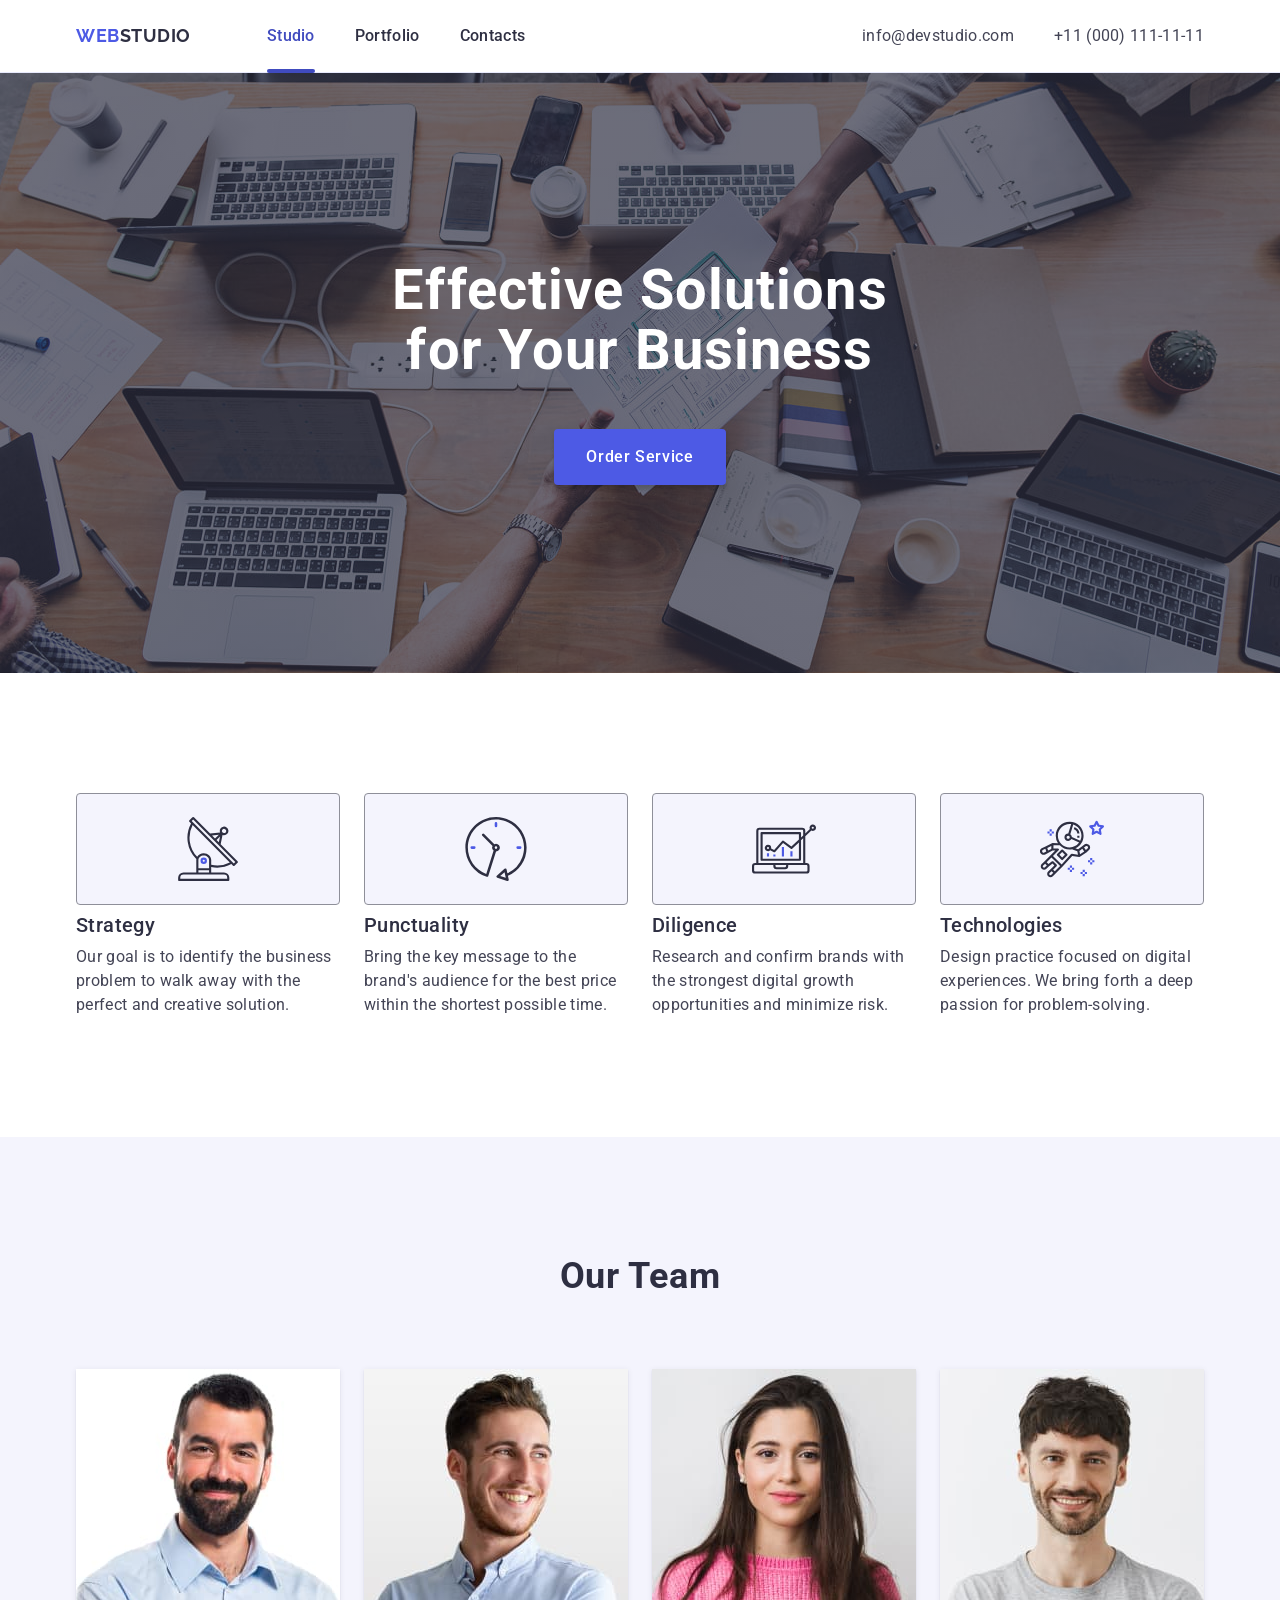
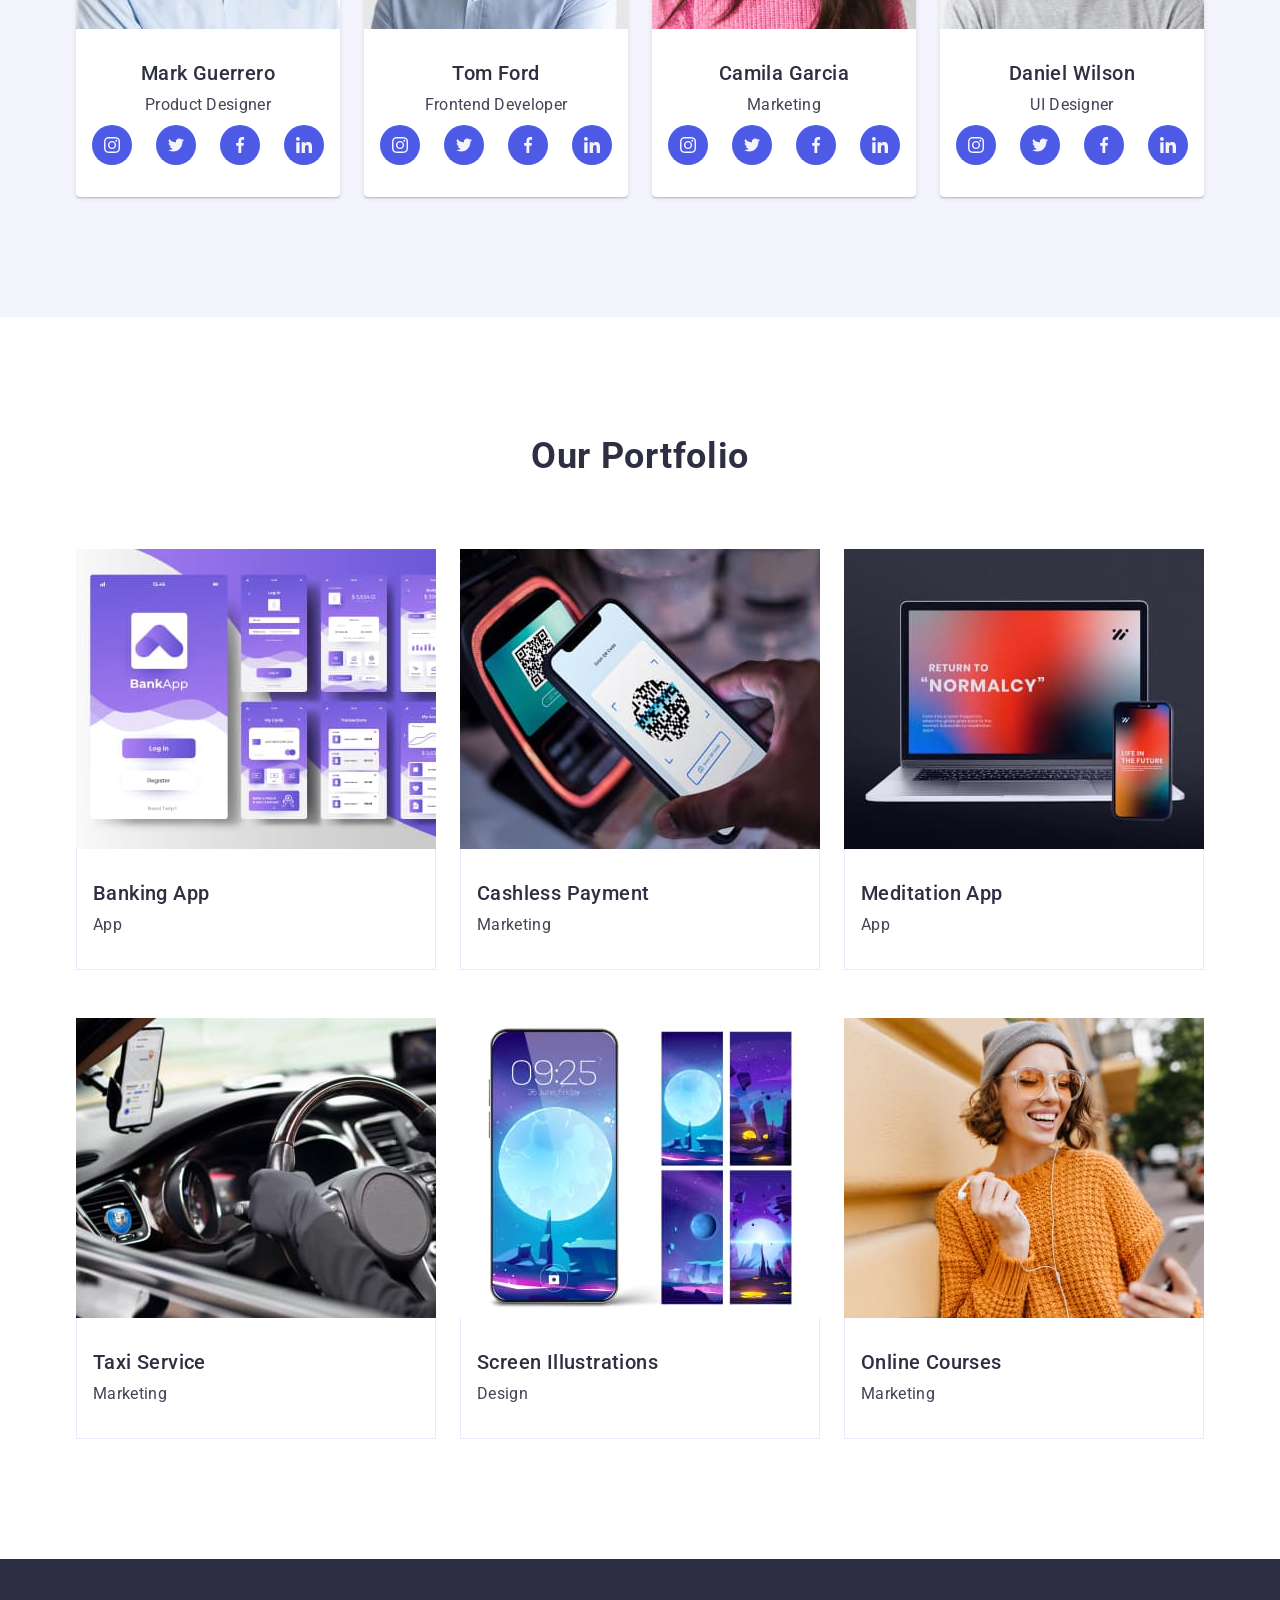
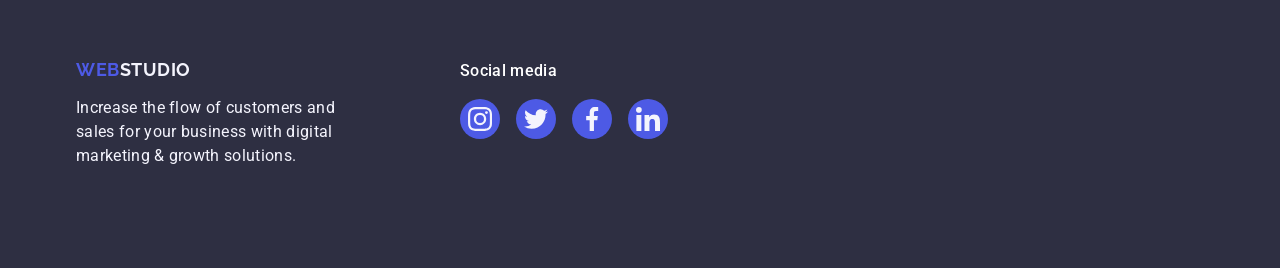
<file: index.html>
<!DOCTYPE html>
<html lang="en">

<head>
    <meta charset="UTF-8">
    <meta http-equiv="X-UA-Compatible" content="IE=edge">
    <meta name="viewport" content="width=device-width, initial-scale=1.0">
    <title>WebStudio</title>
    <link rel="preconnect" href="https://fonts.googleapis.com">
    <link rel="preconnect" href="https://fonts.gstatic.com" crossorigin>
    <link href="https://fonts.googleapis.com/css2?family=Raleway:wght@700&family=Roboto:wght@400;500;700&display=swap"
        rel="stylesheet">
    <link rel="stylesheet"
        href="https://cdnjs.cloudflare.com/ajax/libs/modern-normalize/2.0.0/modern-normalize.min.css">
    <link rel="stylesheet" href="./css/styles.css">
</head>

<body>
    <header class="page-header">
        <div class="header-nav container">
            <nav class="menu">
                <a class="logo link" href="./index.html">Web<span class="logo-short">Studio</span></a>
                <ul class="nav-menu list">
                    <li class="menu-item">
                        <a class="menu-link current link" href="./index.html">Studio</a>
                    </li>
                    <li class="menu-item">
                        <a class="menu-link link" href="">Portfolio</a>
                    </li>
                    <li class="menu-item">
                        <a class="menu-link link" href="">Contacts</a>
                    </li>
                </ul>
            </nav>
            <address class="page-address">
                <ul class="page-address-list list">
                    <li class="page-address-item">
                        <a class="page-address-link link" href="mailto:info@devstudio.com">info@devstudio.com</a>
                    </li>
                    <li class="page-address-item">
                        <a class="page-address-link link" href="tel:+110001111111">+11 (000) 111-11-11</a>
                    </li>
                </ul>
            </address>
        </div>
    </header>
    <main>
        <!-- HERO -->
        <section class="hero">
            <div class="container">
                <h1 class="hero-title">Effective Solutions
                    for Your Business</h1>
                <button class="hero-btn" type="button">Order Service</button>
            </div>
        </section>
        <!-- BENEFITS -->
        <section class="benefits section">
            <div class="container">
                <h2 class="benefits-title visually-hidden">Benefits</h2>
                <ul class="benefits-list list">
                    <li class="benefits-item">
                        <div class="benefits-icon-box">
                            <svg class="benefits-icon" width="64" height="64">
                                <use href="./images/icons.svg#icon-antenna-1"></use>
                            </svg>
                        </div>
                        <h3 class="benefits-item-title">Strategy</h3>
                        <p class="benefits-item-text">Our goal is to identify the business
                            problem to walk away with the perfect and creative solution.</p>
                    </li>
                    <li class="benefits-item">
                        <div class="benefits-icon-box">
                            <svg class="benefits-icon" width="64" height="64">
                                <use href="./images/icons.svg#icon-clock-1"></use>
                            </svg>
                        </div>
                        <h3 class="benefits-item-title">Punctuality</h3>
                        <p class="benefits-item-text">Bring the key message to the brand's audience for the best price
                            within the shortest possible time.</p>
                    </li>
                    <li class="benefits-item">
                        <div class="benefits-icon-box">
                            <svg class="benefits-icon" width="64" height="64">
                                <use href="./images/icons.svg#icon-diagram-1"></use>
                            </svg>
                        </div>
                        <h3 class="benefits-item-title">Diligence</h3>
                        <p class="benefits-item-text">Research and confirm brands with the strongest digital growth
                            opportunities and minimize risk.</p>
                    </li>
                    <li class="benefits-item">
                        <div class="benefits-icon-box">
                            <svg class="benefits-icon" width="64" height="64">
                                <use href="./images/icons.svg#icon-astronaut-1"></use>
                            </svg>
                        </div>
                        <h3 class="benefits-item-title">Technologies</h3>
                        <p class="benefits-item-text">Design practice focused on digital experiences. We bring forth a
                            deep passion for problem-solving.</p>
                    </li>
                </ul>
            </div>
        </section>
        <!-- Our Team -->
        <section class="our-team section">
            <div class="container">
                <h2 class="our-team-title">Our Team</h2>
                <ul class="our-team-list list">
                    <li class="our-team-item">
                        <img class="our-team-item-img" src="./images/img-3.jpg" alt="Team member" width="264"
                            height="260">
                        <div class="team-person">
                            <h3 class="our-team-item-title">Mark Guerrero</h3>
                            <p class="our-team-item-text">Product Designer</p>
                            <ul class="icon-list">
                                <li class="icon-item">
                                    <a class="icon-media-link" href="">
                                        <svg class="icon-media" width="16" height="16">
                                            <use href="./images/icons.svg#icon-instagram-2"></use>
                                        </svg>
                                    </a>
                                </li>
                                <li class="icon-item">
                                    <a class="icon-media-link" href="">
                                        <svg class="icon-media" width="16" height="16">
                                            <use href="./images/icons.svg#icon-twitter-1"></use>
                                        </svg>
                                    </a>
                                </li>
                                <li class="icon-item">
                                    <a class="icon-media-link" href="">
                                        <svg class="icon-media" width="16" height="16">
                                            <use href="./images/icons.svg#icon-facebook-1"></use>
                                        </svg>
                                    </a>
                                </li>
                                <li class="icon-item">
                                    <a class="icon-media-link" href="">
                                        <svg class="icon-media" width="16" height="16">
                                            <use href="./images/icons.svg#icon-linkedin-1"></use>
                                        </svg>
                                    </a>
                                </li>
                            </ul>
                        </div>
                    </li>
                    <li class="our-team-item">
                        <img class="our-team-item-img" src="./images/img-2.jpg" alt="Team member" width="264"
                            height="260">
                        <div class="team-person">
                            <h3 class="our-team-item-title">Tom Ford</h3>
                            <p class="our-team-item-text">Frontend Developer</p>
                            <ul class="icon-list">
                                <li class="icon-item">
                                    <a class="icon-media-link" href="">
                                        <svg class="icon-media" width="16" height="16">
                                            <use href="./images/icons.svg#icon-instagram-2"></use>
                                        </svg>
                                    </a>
                                </li>
                                <li class="icon-item">
                                    <a class="icon-media-link" href="">
                                        <svg class="icon-media" width="16" height="16">
                                            <use href="./images/icons.svg#icon-twitter-1"></use>
                                        </svg>
                                    </a>
                                </li>
                                <li class="icon-item">
                                    <a class="icon-media-link" href="">
                                        <svg class="icon-media" width="16" height="16">
                                            <use href="./images/icons.svg#icon-facebook-1"></use>
                                        </svg>
                                    </a>
                                </li>
                                <li class="icon-item">
                                    <a class="icon-media-link" href="">
                                        <svg class="icon-media" width="16" height="16">
                                            <use href="./images/icons.svg#icon-linkedin-1"></use>
                                        </svg>
                                    </a>
                                </li>
                            </ul>
                        </div>
                    </li>
                    <li class="our-team-item">
                        <img class="our-team-item-img" src="./images/img-1.jpg" alt="Team member" width="264"
                            height="260">
                        <div class="team-person">
                            <h3 class="our-team-item-title">Camila Garcia</h3>
                            <p class="our-team-item-text">Marketing</p>
                            <ul class="icon-list">
                                <li class="icon-item">
                                    <a class="icon-media-link" href="">
                                        <svg class="icon-media" width="16" height="16">
                                            <use href="./images/icons.svg#icon-instagram-2"></use>
                                        </svg>
                                    </a>
                                </li>
                                <li class="icon-item">
                                    <a class="icon-media-link" href="">
                                        <svg class="icon-media" width="16" height="16">
                                            <use href="./images/icons.svg#icon-twitter-1"></use>
                                        </svg>
                                    </a>
                                </li>
                                <li class="icon-item">
                                    <a class="icon-media-link" href="">
                                        <svg class="icon-media" width="16" height="16">
                                            <use href="./images/icons.svg#icon-facebook-1"></use>
                                        </svg>
                                    </a>
                                </li>
                                <li class="icon-item">
                                    <a class="icon-media-link" href="">
                                        <svg class="icon-media" width="16" height="16">
                                            <use href="./images/icons.svg#icon-linkedin-1"></use>
                                        </svg>
                                    </a>
                                </li>
                            </ul>
                        </div>
                    </li>
                    <li class="our-team-item">
                        <img class="our-team-item-img" src="./images/img.jpg" alt="Team member" width="264"
                            height="260">
                        <div class="team-person">
                            <h3 class="our-team-item-title">Daniel Wilson</h3>
                            <p class="our-team-item-text">UI Designer</p>
                            <ul class="icon-list">
                                <li class="icon-item">
                                    <a class="icon-media-link" href="">
                                        <svg class="icon-media" width="16" height="16">
                                            <use href="./images/icons.svg#icon-instagram-2"></use>
                                        </svg>
                                    </a>
                                </li>
                                <li class="icon-item">
                                    <a class="icon-media-link" href="">
                                        <svg class="icon-media" width="16" height="16">
                                            <use href="./images/icons.svg#icon-twitter-1"></use>
                                        </svg>
                                    </a>
                                </li>
                                <li class="icon-item">
                                    <a class="icon-media-link" href="">
                                        <svg class="icon-media" width="16" height="16">
                                            <use href="./images/icons.svg#icon-facebook-1"></use>
                                        </svg>
                                    </a>
                                </li>
                                <li class="icon-item">
                                    <a class="icon-media-link" href="">
                                        <svg class="icon-media" width="16" height="16">
                                            <use href="./images/icons.svg#icon-linkedin-1"></use>
                                        </svg>
                                    </a>
                                </li>
                            </ul>
                        </div>
                    </li>
                </ul>
            </div>
        </section>

        <!-- Our portfolio -->
        <section class="portfolio section">
            <div class="container">
                <h2 class="portfolio-title">Our Portfolio</h2>
                <ul class="portfolio-list list">
                    <li class="portfolio-item">
                        <div class="portfolio-cover">
                            <img class="portfolio-item-img" src="./images/Portfolio/img-51.jpg" alt="Banking App"
                                width="360" height="300">
                            <p class="portfolio-cover-text">14 Stylish and User-Friendly App Design Concepts · Task
                                Manager App · Calorie Tracker App · Exotic Fruit Ecommerce App ·
                                Cloud Storage App</p>
                        </div>
                        <div class="portfolio-card">
                            <h3 class="portfolio-item-title">Banking App</h3>
                            <p class="portfolio-item-text">App</p>
                        </div>

                    </li>
                    <li class="portfolio-item">
                        <div class="portfolio-cover">
                            <img class="portfolio-item-img" src="./images/Portfolio/img-41.jpg" alt="Cashless Payment"
                                width="360" height="300">
                            <p class="portfolio-cover-text">14 Stylish and User-Friendly App Design Concepts · Task
                                Manager App · Calorie Tracker App · Exotic Fruit Ecommerce App ·
                                Cloud Storage App</p>
                        </div>
                        <div class="portfolio-card">
                            <h3 class="portfolio-item-title">Cashless Payment</h3>
                            <p class="portfolio-item-text">Marketing</p>
                        </div>
                    </li>
                    <li class="portfolio-item">
                        <div class="portfolio-cover">
                            <img class="portfolio-item-img" src="./images/Portfolio/img-31.jpg" alt="Meditation App"
                                width="360" height="300">
                            <p class="portfolio-cover-text">14 Stylish and User-Friendly App Design Concepts · Task
                                Manager App · Calorie Tracker App · Exotic Fruit Ecommerce App ·
                                Cloud Storage App</p>
                        </div>
                        <div class="portfolio-card">
                            <h3 class="portfolio-item-title">Meditation App</h3>
                            <p class="portfolio-item-text">App</p>
                        </div>
                    </li>
                    <li class="portfolio-item">
                        <div class="portfolio-cover">
                            <img class="portfolio-item-img" src="./images/Portfolio/img-21.jpg" alt="Taxi Service"
                                width="360" height="300">
                            <p class="portfolio-cover-text">14 Stylish and User-Friendly App Design Concepts · Task
                                Manager App · Calorie Tracker App · Exotic Fruit Ecommerce App ·
                                Cloud Storage App</p>
                        </div>
                        <div class="portfolio-card">
                            <h3 class="portfolio-item-title">Taxi Service</h3>
                            <p class="portfolio-item-text">Marketing</p>
                        </div>
                    </li>
                    <li class="portfolio-item">
                        <div class="portfolio-cover">
                            <img class="portfolio-item-img" src="./images/Portfolio/img-11.jpg"
                                alt="Screen Illustrations" width="360" height="300">
                            <p class="portfolio-cover-text">14 Stylish and User-Friendly App Design Concepts · Task
                                Manager App · Calorie Tracker App · Exotic Fruit Ecommerce App ·
                                Cloud Storage App</p>
                        </div>
                        <div class="portfolio-card">
                            <h3 class="portfolio-item-title">Screen Illustrations</h3>
                            <p class="portfolio-item-text">Design</p>
                        </div>
                    </li>
                    <li class="portfolio-item">
                        <div class="portfolio-cover">
                            <img class="portfolio-item-img" src="./images/Portfolio/img-01.jpg" alt="Online Courses"
                                width="360" height="300">
                            <p class="portfolio-cover-text">14 Stylish and User-Friendly App Design Concepts · Task
                                Manager App · Calorie Tracker App · Exotic Fruit Ecommerce App ·
                                Cloud Storage App</p>
                        </div>
                        <div class="portfolio-card">
                            <h3 class="portfolio-item-title">Online Courses</h3>
                            <p class="portfolio-item-text">Marketing</p>
                        </div>
                    </li>
                </ul>
            </div>
        </section>

    </main>
    <footer class="footer">
        <div class="container-div container">
            <div class="logo-box">
                <a class="logo-foot link" href="./index.html">Web<span class="logo-footer">Studio</span></a>
                <p class="footer-text">Increase the flow of customers and sales for your business with digital marketing
                    &
                    growth solutions.</p>
            </div>
            <div class="">
                <p class="footer-media">Social media</p>
                <ul class="list-footer">
                    <li class="icon-item">
                        <a class="icon-media-link media-footer" href="">
                            <svg class="icon-media" width="24" height="24">
                                <use href="./images/icons.svg#icon-instagram-2"></use>
                            </svg>
                        </a>
                    </li>
                    <li class="icon-item">
                        <a class="icon-media-link media-footer" href="">
                            <svg class="icon-media" width="24" height="24">
                                <use href="./images/icons.svg#icon-twitter-1"></use>
                            </svg>
                        </a>
                    </li>
                    <li class="icon-item">
                        <a class="icon-media-link media-footer" href="">
                            <svg class="icon-media" width="24" height="24">
                                <use href="./images/icons.svg#icon-facebook-1"></use>
                            </svg>
                        </a>
                    </li>
                    <li class="icon-item">
                        <a class="icon-media-link media-footer" href="">
                            <svg class="icon-media" width="24" height="24">
                                <use href="./images/icons.svg#icon-linkedin-1"></use>
                            </svg>
                        </a>
                    </li>
                </ul>
            </div>
        </div>
    </footer>
</body>

</html>
</file>
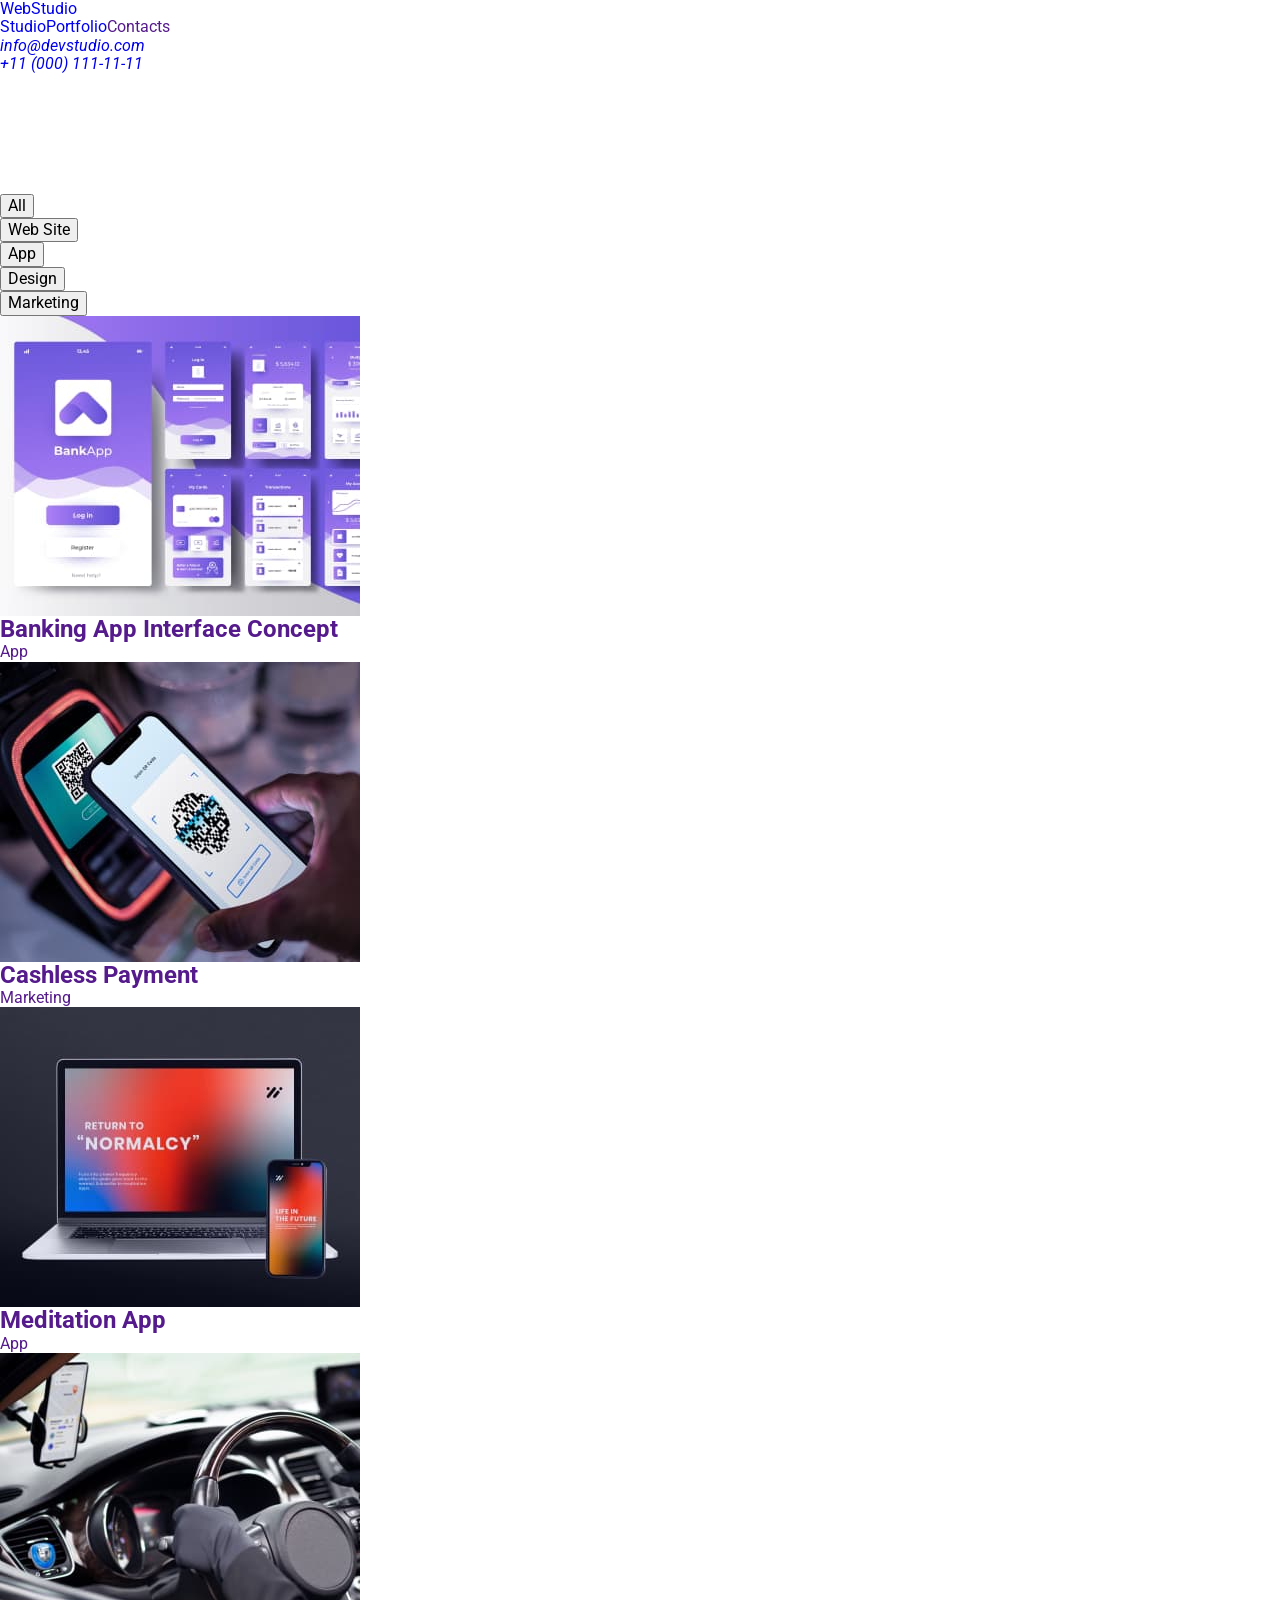
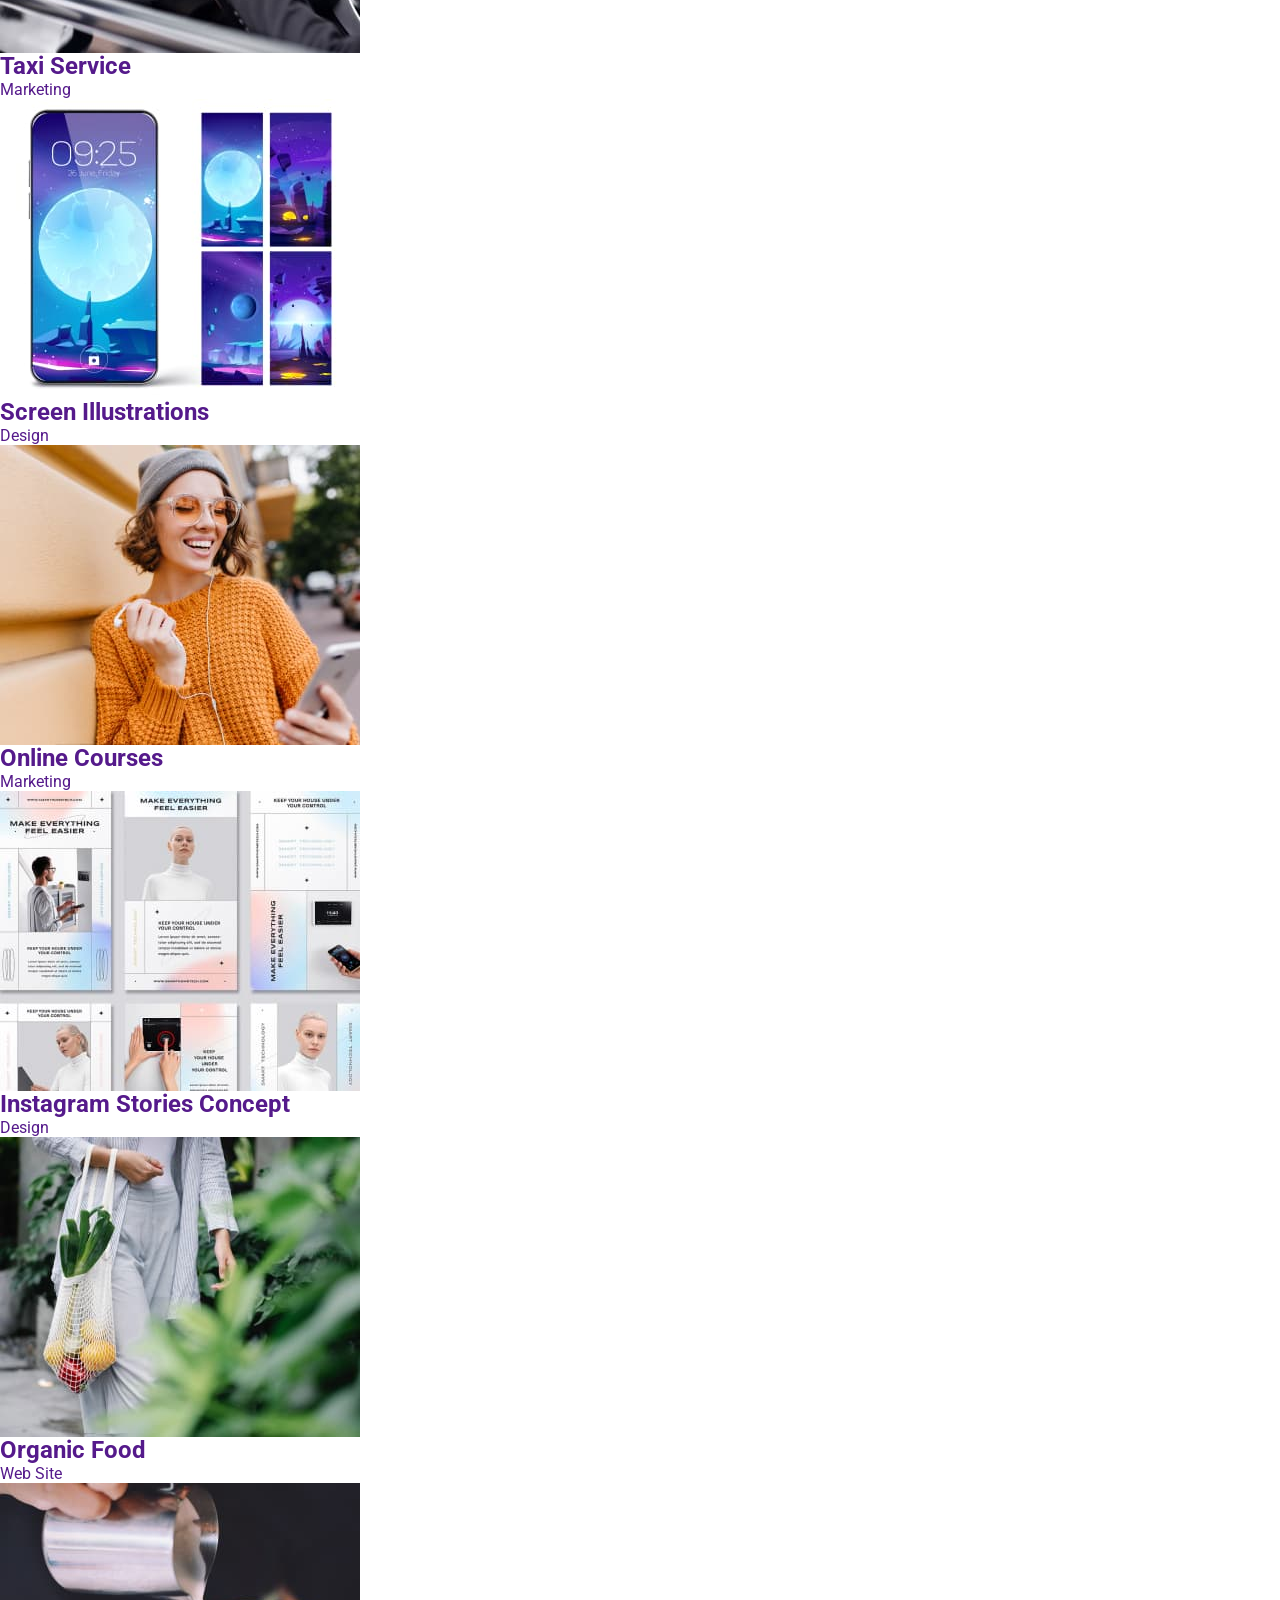
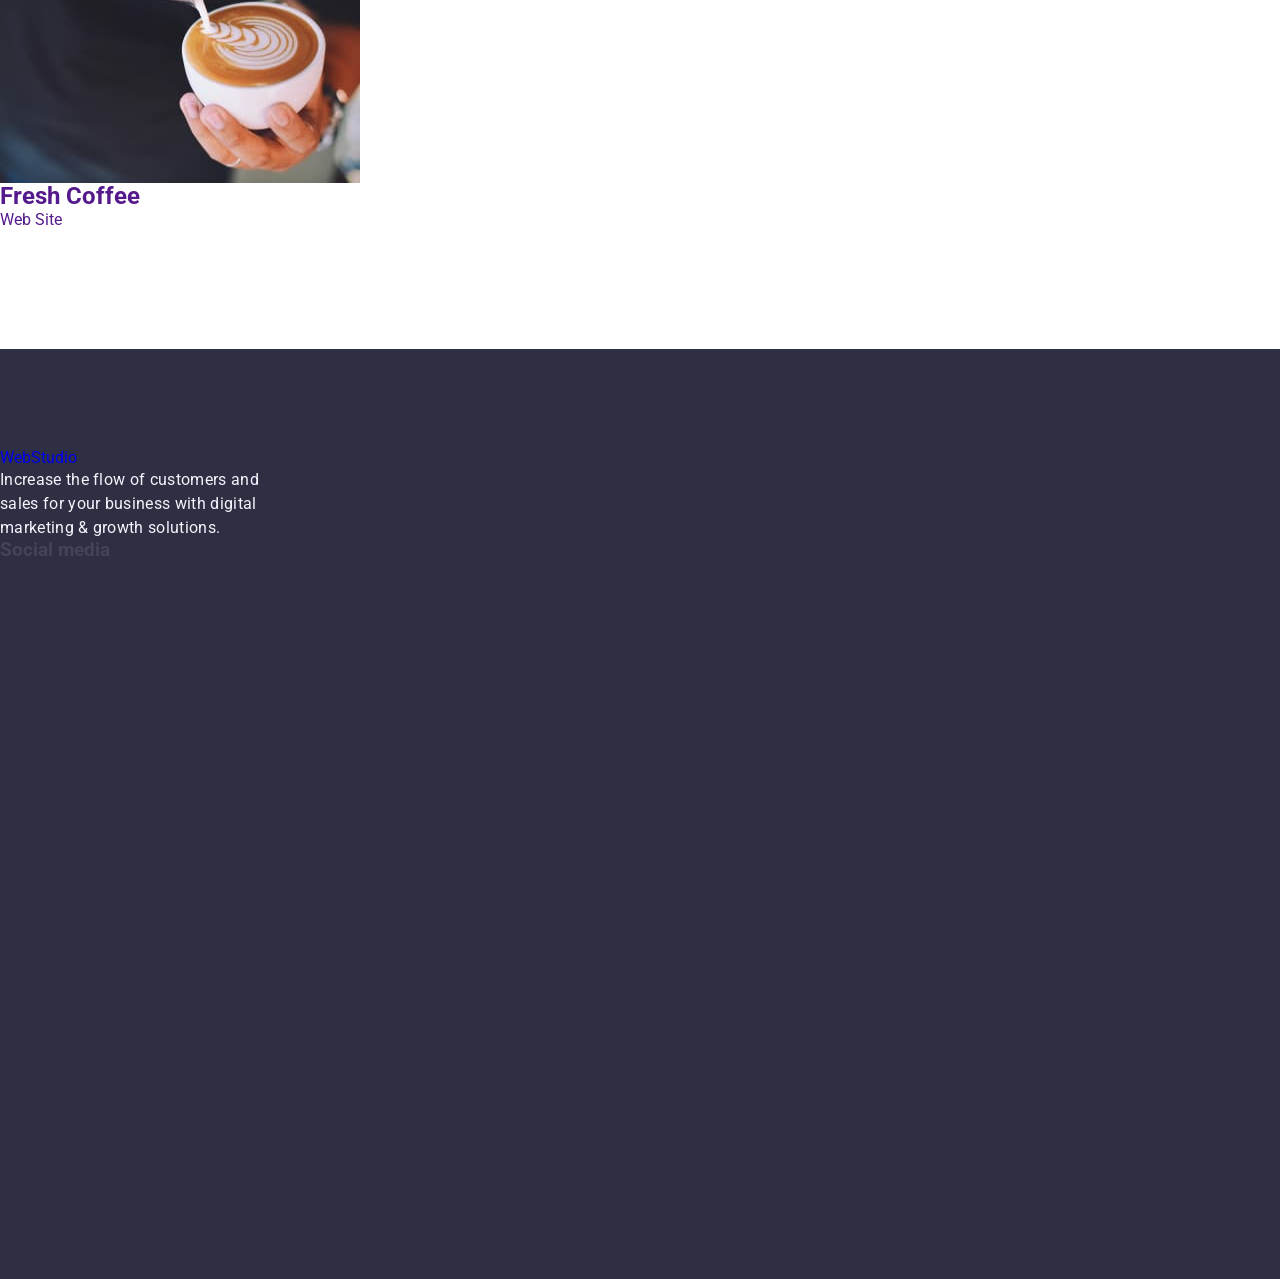
<file: portfolio.html>
<!DOCTYPE html>
<html lang="en">

<head>
    <meta charset="UTF-8">
    <meta http-equiv="X-UA-Compatible" content="IE=edge">
    <meta name="viewport" content="width=device-width, initial-scale=1.0">
    <title>WebStudio</title>
    <link rel="preconnect" href="https://fonts.googleapis.com">
    <link rel="preconnect" href="https://fonts.gstatic.com" crossorigin>
    <link
        href="https://fonts.googleapis.com/css2?family=Montserrat:wght@400;700&family=Raleway:wght@800&family=Roboto:wght@400;500;700;900&display=swap"
        rel="stylesheet">
    <link rel="stylesheet" href="https://cdnjs.cloudflare.com/ajax/libs/modern-normalize/1.1.0/modern-normalize.min.css"
        integrity="sha512-wpPYUAdjBVSE4KJnH1VR1HeZfpl1ub8YT/NKx4PuQ5NmX2tKuGu6U/JRp5y+Y8XG2tV+wKQpNHVUX03MfMFn9Q=="
        crossorigin="anonymous" referrerpolicy="no-referrer" />
    <link rel="stylesheet" href="./css/styles.css">
</head>

<body>
    <header class="header">
        <div class="conteiner header-container">
            <nav class="header-all">
                <a href="./index.html" class="header-logo link">Web<span class="header-logo-studio">Studio</span></a>
                <ul class="header-nav list">
                    <li><a href="./index.html" class="nav link">Studio</a></li>
                    <li><a href="./portfolio.html" class="nav link">Portfolio</a></li>
                    <li><a href="" class="nav link">Contacts</a></li>
                </ul>
            </nav>
            <address class="address">
                <ul class="address-list list">
                    <li><a href="mailto:info@devstudio.com" class="header-address link">info@devstudio.com</a></li>
                    <li><a href="tel:+110001111111" class="header-address link">+11 (000) 111-11-11</a></li>
                </ul>
            </address>
        </div>
    </header>
    <main>
        <section class="portfolio section">
            <div class="conteiner">
                <h1 hidden>Portfolio</h1>
                <ul class="filter-list list">
                    <li class="filter-item">
                        <button type="button" class="filter-btn">All</button>
                    </li>
                    <li class="filter-item">
                        <button type="button" class="filter-btn">Web Site</button>
                    </li>
                    <li class="filter-item">
                        <button type="button" class="filter-btn">App</button>
                    </li>
                    <li class="filter-item">
                        <button type="button" class="filter-btn">Design</button>
                    </li>
                    <li class="filter-item">
                        <button type="button" class="filter-btn">Marketing</button>
                    </li>
                </ul>

                <ul class="project-list list">
                    <li class="project-item">
                        <a href="" class="project-link link">
                            <img src="./images/img1.jpg" alt="App" width="360" height="300">
                            <div class="project-name">
                                <h2 class="project-title">Banking App Interface Concept</h2>
                                <p class="project-filter">App</p>
                            </div>
                        </a>
                    </li>
                    <li class="project-item">
                        <a href="" class="project-link link">
                            <img src="./images/img2.jpg" alt="Marketing" width="360" height="300">
                            <div class="project-name">
                                <h2 class="project-title">Cashless Payment</h2>
                                <p class="project-filter">Marketing</p>
                            </div>
                        </a>
                    </li>
                    <li class="project-item">
                        <a href="" class="project-link link">
                            <img src="./images/img3.jpg" alt="App" width="360" height="300">
                            <div class="project-name">
                                <h2 class="project-title">Meditation App</h2>
                                <p class="project-filter">App</p>
                            </div>
                        </a>
                    </li>
                    <li class="project-item">
                        <a href="" class="project-link link">
                            <img src="./images/img4.jpg" alt="Marketing" width="360" height="300">
                            <div class="project-name">
                                <h2 class="project-title">Taxi Service</h2>
                                <p class="project-filter">Marketing</p>
                            </div>
                        </a>
                    </li>
                    <li class="project-item">
                        <a href="" class="project-link link">
                            <img src="./images/img5.jpg" alt="Design" width="360" height="300">
                            <div class="project-name">
                                <h2 class="project-title">Screen Illustrations</h2>
                                <p class="project-filter">Design</p>
                            </div>
                        </a>
                    </li>
                    <li class="project-item">
                        <a href="" class="project-link link">
                            <img src="./images/img6.jpg" alt="Marketing" width="360" height="300">
                            <div class="project-name">
                                <h2 class="project-title">Online Courses</h2>
                                <p class="project-filter">Marketing</p>
                            </div>
                        </a>
                    </li>
                    <li class="project-item">
                        <a href="" class="project-link link">
                            <img src="./images/img7.jpg" alt="Design" width="360" height="300">
                            <div class="project-name">
                                <h2 class="project-title">Instagram Stories Concept</h2>
                                <p class="project-filter">Design</p>
                            </div>
                        </a>
                    </li>
                    <li class="project-item">
                        <a href="" class="project-link link">
                            <img src="./images/img8.jpg" alt="Web Site" width="360" height="300">
                            <div class="project-name">
                                <h2 class="project-title">Organic Food</h2>
                                <p class="project-filter">Web Site</p>
                            </div>
                        </a>
                    </li>
                    <li class="project-item">
                        <a href="" class="project-link link">
                            <img src="./images/img9.jpg" alt="Web Site" width="360" height="300">
                            <div class="project-name">
                                <h2 class="project-title">Fresh Coffee</h2>
                                <p class="project-filter">Web Site</p>
                            </div>
                        </a>
                    </li>
                </ul>
            </div>
        </section>
    </main>
    <footer class="footer">
        <div class="footer-conteiner conteiner">
            <div class="footer-wrap">
                <a href="./index.html" class="header-logo link">Web<span class="footer-logo-studio">Studio</span></a>
                <p class="footer-text">Increase the flow of customers and sales for your business with digital marketing
                    &
                    growth solutions.</p>
            </div>
            <div class="social-media-box">
                <h3 class="social-media-header">Social media</h3>
                <ul class="social-media-list list">
                    <li class="social-media-item">
                        <a class="social-media-link link" href="">
                            <svg width="24" heigth="24" class="social-media-icon">
                                <use href="./images/icons.svg#icon-instagram"></use>
                            </svg>
                        </a>
                    </li>
                    <li class="social-media-item">
                        <a class="social-media-link link" href="">
                            <svg width="24" heigth="24" class="social-media-icon">
                                <use href="./images/icons.svg#icon-twitter"></use>
                            </svg>
                        </a>
                    </li>
                    <li class="social-media-item">
                        <a class="social-media-link link" href="">
                            <svg width="24" heigth="24" class="social-media-icon">
                                <use href="./images/icons.svg#icon-facebook"></use>
                            </svg>
                        </a>
                    </li>
                    <li class="social-media-item">
                        <a class="social-media-link link" href="">
                            <svg width="24" heigth="24" class="social-media-icon">
                                <use href="./images/icons.svg#icon-linkedin"></use>
                            </svg>
                        </a>
                    </li>
                </ul>
            </div>
        </div>
    </footer>
</body>

</html>
</file>
<file: css/styles.css>
a {
    text-decoration: none;
}

ul,
ol {
    list-style-type: none;
    margin: 0;
    padding: 0;
}

button {
    cursor: pointer;
}

img {
    display: block;
}

p,
h1,
h2,
h3,
h4,
h5,
h6 {
    margin-bottom: 0;
    margin-top: 0;
}

body {
    font-family: 'Roboto', sans-serif;
    color: var(--SLATE, #434455);
    background-color: #FFFFFF;
}

.visually-hidden {
    position: absolute;
    width: 1px;
    height: 1px;
    padding: 0;
    margin: -1px;
    white-space: nowrap;
    overflow: hidden;
    clip: rect(0, 0, 0, 0);
    clip-path: inset(100%);
    border: 0;
}

.container {
    width: 1158px;
    padding: 0 15px;
    margin: 0 auto;
}

.section {
    padding: 120px 0;
}

.page-header {
    border-bottom: 1px solid #e7e9fc;
    box-shadow: 0px 2px 1px rgba(46, 47, 66, 0.08),
        0px 1px 1px rgba(46, 47, 66, 0.16),
        0px 1px 6px rgba(46, 47, 66, 0.08);
}

.header-nav {
    display: flex;
    align-items: center;

}

.logo {
    font-family: Raleway, sans-serif;
    font-size: 18px;
    font-weight: 700;
    line-height: 1.17;
    letter-spacing: 0.54px;
    text-transform: uppercase;
    color: #4D5AE5;
    margin-right: 76px;
}

.logo-short {
    font-family: Raleway;
    font-size: 18px;
    font-weight: 700;
    line-height: 1.17;
    letter-spacing: 0.54px;
    text-transform: uppercase;
    color: var(--NAVY-BLUE, #2E2F42);
}

.menu {
    display: flex;
    align-items: center;
}

.nav-menu {
    display: flex;
    gap: 40px;
}

.menu-link {
    display: block;
    font-size: 16px;
    font-weight: 500;
    line-height: 1.5;
    letter-spacing: 0.32px;
    color: #2e2f42;
    padding: 24px 0;
    transition: color 250ms cubic-bezier(0.4, 0, 0.2, 1);
}

.menu-link.current {
    position: relative;
    color: #404bbf;
}

.menu-link.current::after {
    content: '';
    width: 100%;
    height: 4px;
    position: absolute;
    border-radius: 2px;
    background-color: #404bbf;
    left: 0;
    bottom: -1px;
}

.menu-link:hover,
.menu-link:focus {
    color: var(--OCEAN, #404BBF);
}

.menu-link:active {
    color: #404BBF;
}

.page-address {
    font-style: normal;
    margin-left: auto;
}

.page-address-list {
    display: flex;
    gap: 40px;
}

.page-address-link {
    font-size: 16px;
    line-height: 1.5;
    letter-spacing: 0.32px;
    color: var(--SLATE, #434455);
    transition: color 250ms cubic-bezier(0.4, 0, 0.2, 1);
}

.page-address-link:hover,
.page-address-link:focus {
    color: var(--OCEAN, #404BBF);
}

.hero {
    max-width: 1440px;
    background-repeat: no-repeat;
    background-position: center;
    background-image: linear-gradient(rgba(46, 47, 66, 0.7), rgba(46, 47, 66, 0.7)), url(../images/img-name.jpg);
    background-size: cover;
    background-color: #2e2f42;
    padding-top: 188px;
    padding-bottom: 188px;
    margin: 0 auto;
}

.hero-title {
    text-align: center;
    font-size: 56px;
    line-height: 1.07;
    letter-spacing: 1.12px;
    color: var(--WHITE, #FFF);
    max-width: 496px;
    margin: 0 auto;
    margin-bottom: 48px;
}

.hero-btn {
    display: block;
    font-family: "Roboto", sans-serif;
    font-size: 16px;
    font-weight: 500;
    line-height: 1.5;
    letter-spacing: 0.64px;
    color: var(--WHITE, #FFF);
    margin: 0 auto;
    border-radius: 4px;
    padding: 16px 32px;
    min-width: 169px;
    height: 56px;
    box-shadow: 0 4px 4px 0 rgba(0, 0, 0, 0.15);
    background: #4d5ae5;
    border: none;
    transition: background-color 250ms cubic-bezier(0.4, 0, 0.2, 1);
}

.hero-btn:hover,
.hero-btn:focus {
    background: var(--OCEAN, #404BBF);
}

.benefits {}

.benefits-list {
    display: flex;
    gap: 24px;
}

.benefits-item {
    width: calc((100% - 72px) / 4);
}


.benefits-icon-box {
    display: flex;
    justify-content: center;
    align-items: center;
    border: 1px solid #8e8f99;
    border-radius: 4px;
    background: #f4f4fd;
    padding: 24px 0;
    margin-bottom: 8px;
    height: 112px;
}

.benefits-item-title {
    font-size: 20px;
    font-weight: 500;
    line-height: 1.2;
    letter-spacing: 0.4px;
    color: var(--NAVY-BLUE, #2E2F42);
    margin-bottom: 8px;
}

.benefits-item-text {
    font-size: 16px;
    line-height: 1.5;
    letter-spacing: 0.32px;

}

.our-team {
    background-color: #F4F4FD;
}

.team-person {
    padding: 32px 0;

}

.our-team-title {
    text-align: center;
    font-size: 36px;
    line-height: 1.11;
    letter-spacing: 0.72px;
    text-transform: capitalize;
    color: var(--NAVY-BLUE, #2E2F42);
    margin-bottom: 72px;
}

.our-team-list {
    display: flex;
    gap: 24px;
}

.our-team-item {
    background-color: #FFFFFF;
    width: calc((100% - 24 * 3) / 4);
    border-radius: 0px 0px 4px 4px;
    box-shadow: 0 2px 1px 0 rgba(46, 47, 66, 0.08), 0 1px 1px 0 rgba(46, 47, 66, 0.16), 0 1px 6px 0 rgba(46, 47, 66, 0.08);
}

.our-team-item-title {
    font-size: 20px;
    text-align: center;
    font-weight: 500;
    line-height: 1.2;
    letter-spacing: 0.4px;
    color: var(--NAVY-BLUE, #2E2F42);
    margin-bottom: 8px;
    text-align: center;
}

.our-team-item-text {
    text-align: center;
    font-size: 16px;
    line-height: 1.5;
    letter-spacing: 0.32px;
    color: var(--SLATE, #434455);
    text-align: center;
}

.icon-list {
    display: flex;
    justify-content: center;
    align-items: center;
    gap: 24px;
    margin-top: 8px;
}

.icon-media-link {
    display: flex;
    width: 40px;
    height: 40px;
    background-color: #4d5ae5;
    border-radius: 50%;
    justify-content: center;
    align-items: center;
    transition: background-color 250ms cubic-bezier(0.4, 0, 0.2, 1);
}

.icon-media-link:hover,
.icon-media-link:focus {
    background-color: #404bbf;
}

.icon-media {
    fill: #F4F4FD;
}

.portfolio {}

.portfolio-list {
    display: flex;
    flex-wrap: wrap;
    row-gap: 48px;
    column-gap: 24px;
}

.portfolio-item {
    width: calc((100% - 24 * 2) / 3);
    transition: box-shadow 250ms cubic-bezier(0.4, 0, 0.2, 1);

}

.portfolio-item:hover {
    box-shadow: 0 2px 1px 0 rgba(46, 47, 66, 0.08), 0 1px 1px 0 rgba(46, 47, 66, 0.16), 0 1px 6px 0 rgba(46, 47, 66, 0.08);
}

.portfolio-title {
    text-align: center;
    font-size: 36px;
    line-height: 1.11;
    letter-spacing: 0.72px;
    text-transform: capitalize;
    color: var(--NAVY-BLUE, #2E2F42);
    margin-bottom: 72px;

}

.portfolio-cover {
    position: relative;
    overflow: hidden;

}

.portfolio-cover-text {
    font-weight: 400;
    font-size: 16px;
    line-height: 1.5;
    letter-spacing: 0.02em;
    color: #f4f4fd;
    background-color: #4d5ae5;
    position: absolute;
    transform: translateY(100%);
    padding: 40px 32px;
    height: 100%;
    top: 0;
    left: 0;
    transition: transform 250ms cubic-bezier(0.4, 0, 0.2, 1);
}

.portfolio-cover:hover .portfolio-cover-text {
    transform: translateY(0);

}

.portfolio-card {
    padding: 32px 16px;
    border-bottom: 1px solid #e7e9fc;
    border-left: 1px solid #e7e9fc;
    border-right: 1px solid #e7e9fc;
}

.portfolio-item-title {
    font-size: 20px;
    font-weight: 500;
    line-height: 1.2;
    letter-spacing: 0.4px;
    color: var(--NAVY-BLUE, #2E2F42);
    margin-bottom: 8px;
}

.portfolio-item-text {
    font-size: 16px;
    line-height: 1.5;
    letter-spacing: 0.32px;
}

.footer {
    background-color: #2e2f42;
    padding: 100px 0;
}

.logo-foot {
    font-family: Raleway, sans-serif;
    font-size: 18px;
    font-weight: 700;
    line-height: 1.17;
    letter-spacing: 0.54px;
    text-transform: uppercase;
    color: #4D5AE5;
    margin-right: 76px;
    display: inline-block;
    margin-bottom: 16px;
}

.footer-text {
    font-size: 16px;
    line-height: 1.5;
    letter-spacing: 0.32px;
    color: var(--CLOUD, #F4F4FD);
    max-width: 264px;
}

.logo-footer {
    color: #f4f4fd;
}

.container-div {
    display: flex;
    align-items: baseline
}

.logo-box {
    margin-right: 120px
}

.footer-media {
    font-weight: 500;
    font-size: 16px;
    line-height: 1.5;
    letter-spacing: 0.02em;
    color: #fff;
    margin-bottom: 16px
}

.list-footer {
    display: flex;
    justify-content: center;
    align-items: center;
    gap: 16px;
    margin-top: 8px;
}

.icon-media-link:hover.media-footer,
.icon-media-link:focus.media-footer {
    background-color: #31d0aa;
}
</file>
